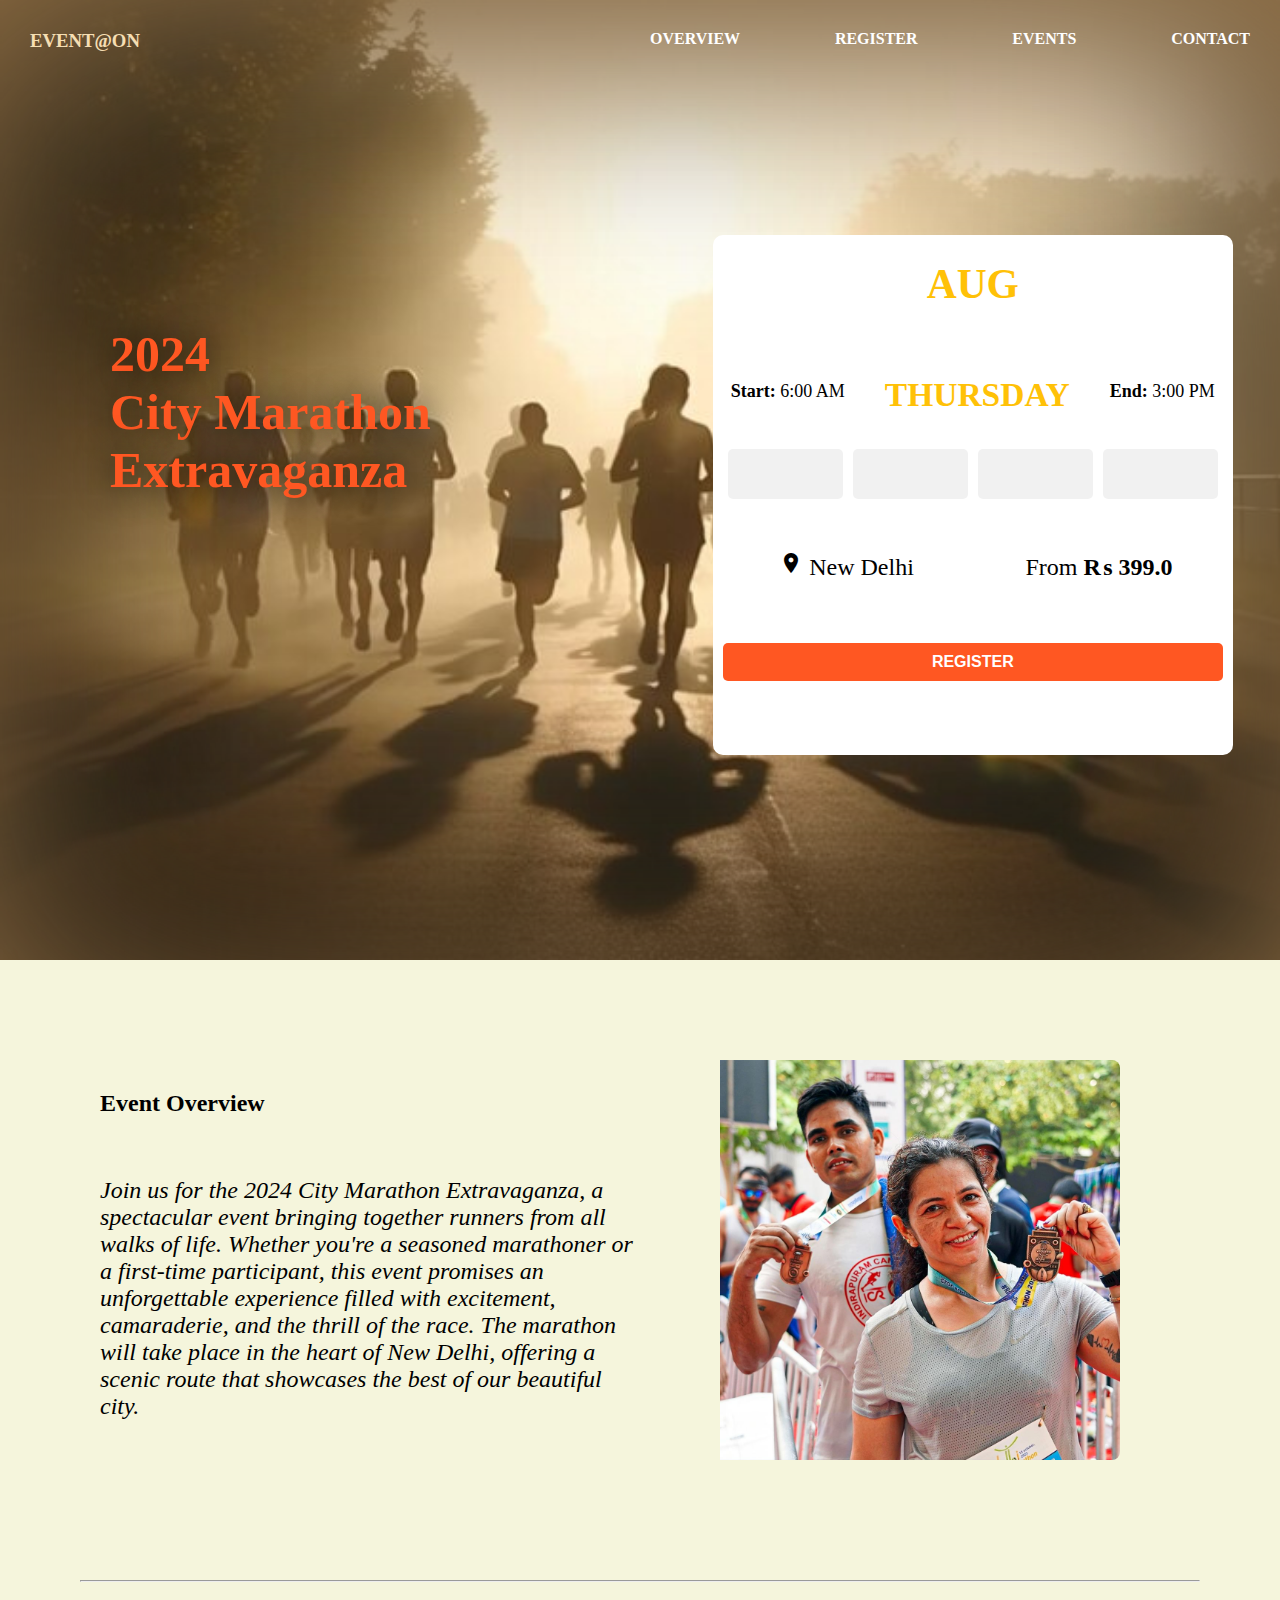
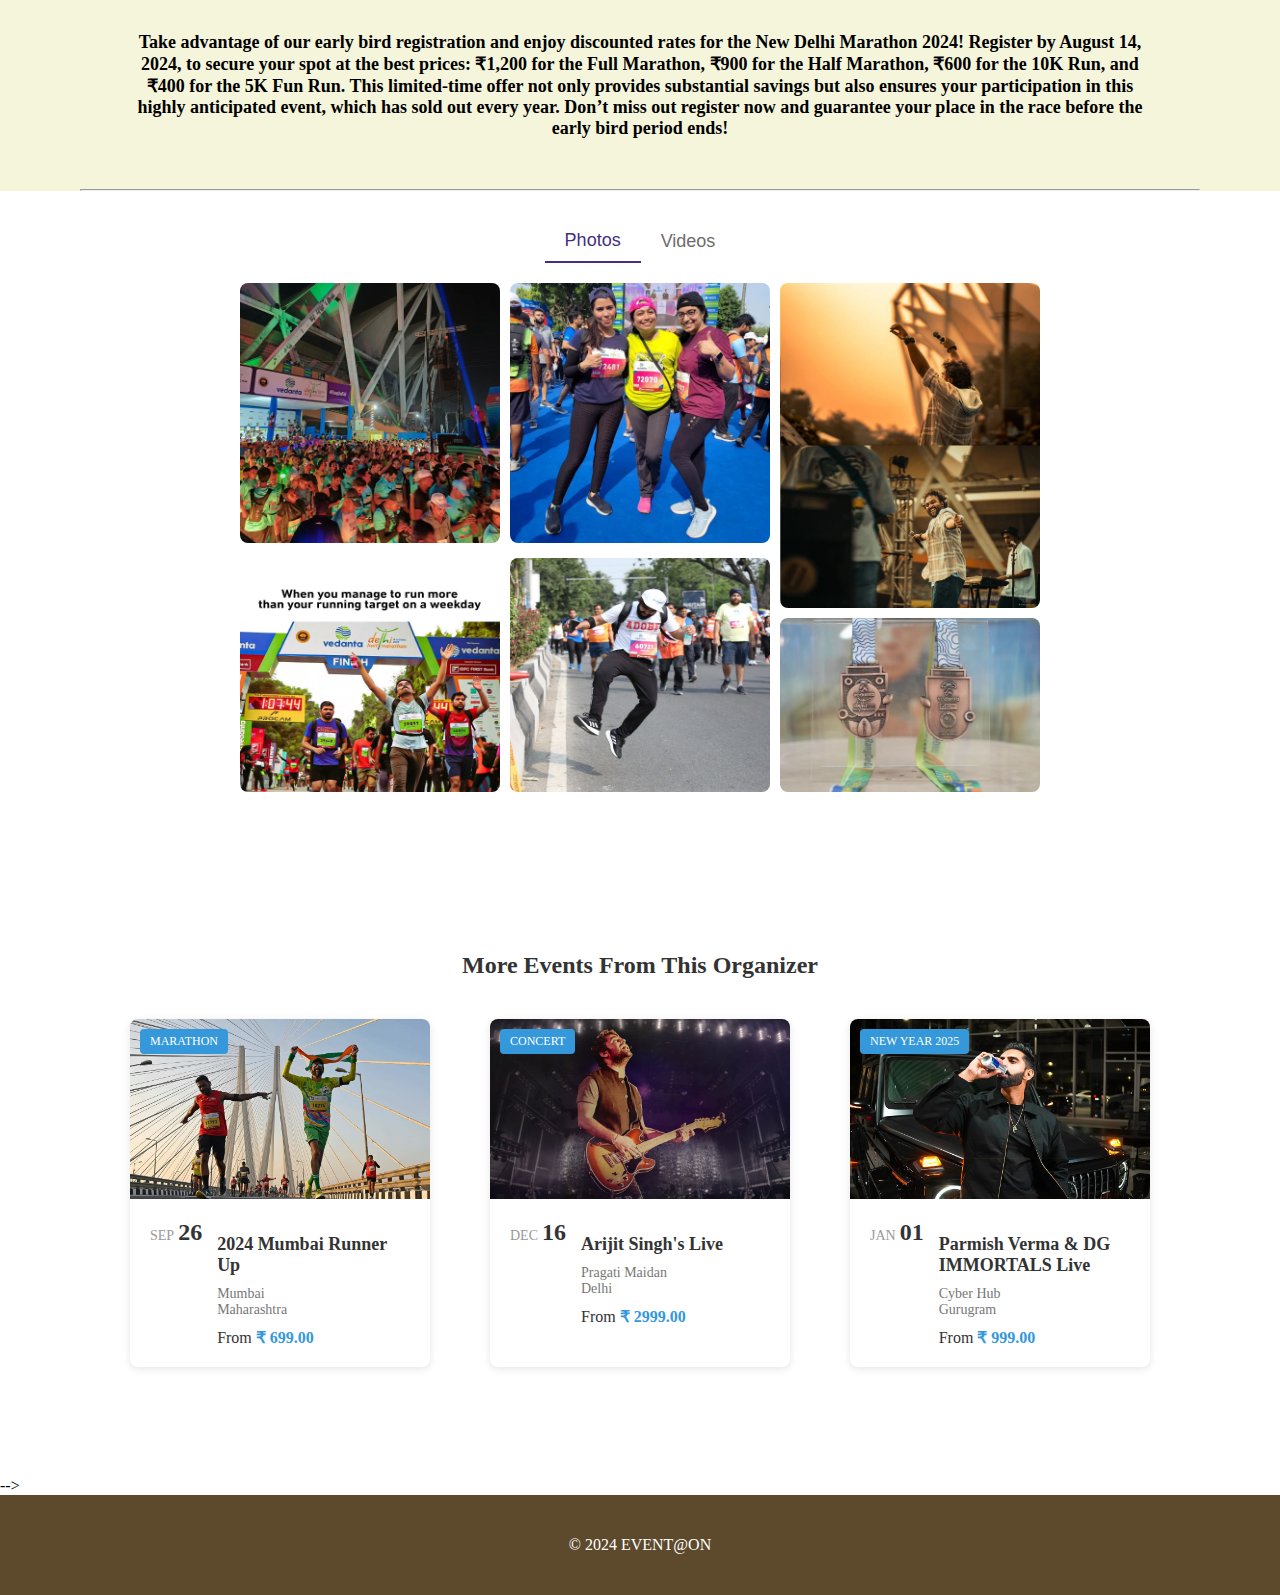
<file: index.html>
<!DOCTYPE html>
<html lang="en">

<head>
    <meta charset="UTF-8">
    <meta name="viewport" content="width=device-width, initial-scale=1.0">
    <title>Document</title>
    <link href="https://fonts.googleapis.com/icon?family=Material+Icons" rel="stylesheet">
    <link rel="stylesheet" href="index.css">
</head>

<body>
    <div class="header">
        <h3>EVENT@ON</h3>
        <div class="headerlink">
            <a href="">OVERVIEW</a>
            <a href="register.html">REGISTER</a>
            <a href="">EVENTS</a>
            <a href="">CONTACT</a>
        </div>
    </div>

    <div class="countdown-container">
        <div class="title">
            <h1>2024 <br> City Marathon Extravaganza</h1>

        </div>
        <div class="centered">
            <div class="event-info">
                <h5>AUG</h5>
                <h4>15</h4>
                <div id="event-info">
                    <p><strong>Start:</strong> 6:00 AM</p>
                    <h6>THURSDAY</h6>
                    <p><strong>End:</strong> 3:00 PM</p>
                </div>

            </div>
            <div class="timer">
                <div class="time" id="days"></div>
                <div class="time" id="hours"></div>
                <div class="time" id="minutes"></div>
                <div class="time" id="seconds"></div>
            </div>
            <div class="location-price">
                <p><i class="material-icons">place</i> New Delhi</p>
                <p>From <strong>&#8360 399.0</strong></p>
                <a href="register.html"> <button class="tickets-btn">REGISTER</button></a>
            </div>
        </div>
    </div>

    <div class="showcase1">
        <h2>Event Overview
            <p id="showcase1p">Join us for the 2024 City Marathon Extravaganza, a spectacular event bringing together runners from all walks of life. Whether you're a seasoned marathoner or a first-time participant, this event promises an unforgettable experience filled
                with excitement, camaraderie, and the thrill of the race. The marathon will take place in the heart of New Delhi, offering a scenic route that showcases the best of our beautiful city.</p>
        </h2>

        <img src="showcase1.jpg" alt="">
    </div>

    <div class="earlybird">
        <hr>
        <h2>Take advantage of our early bird registration and enjoy discounted rates for the New Delhi Marathon 2024! Register by August 14, 2024, to secure your spot at the best prices: ₹1,200 for the Full Marathon, ₹900 for the Half Marathon, ₹600 for the
            10K Run, and ₹400 for the 5K Fun Run. This limited-time offer not only provides substantial savings but also ensures your participation in this highly anticipated event, which has sold out every year. Don’t miss out register now and guarantee
            your place in the race before the early bird period ends!</h2>
        <hr>
    </div>

    <div class="container">
        <div class="tabs">
            <button class="tab active" onclick="showTab('photos')">Photos</button>
            <button class="tab" onclick="showTab('videos')">Videos</button>
        </div>

        <div class="gallery" id="photos">
            <img src="Snapinsta.app_390976342_686429823163028_7151958600304183784_n_1080.jpg" alt="Photo 1">
            <img src="Snapinsta.app_391334292_893749692115457_7616953661178872220_n_1080.jpg" alt="Photo 2">
            <img src="Snapinsta.app_394094298_1245992649377865_1792642861944219453_n_1080.jpg" alt="Photo 3">
            <img class="img1" src="Snapinsta.app_404014782_774054961401743_7571393923179976747_n_1080.jpg" alt="Photo 4">
            <img class="img1" src="Snapinsta.app_439486945_845874830918430_1606368431860330758_n_1080.jpg" alt="Photo 5">
            <img src="Snapinsta.app_387746803_3581558588787618_846115047547804725_n_1080.jpg" alt="Photo 6">
        </div>

        <div class="gallery hidden" id="videos">
            <!--           
            <img src="https://via.placeholder.com/300" alt="Video 1">
            <img src="https://via.placeholder.com/300" alt="Video 2">
            <img src="https://via.placeholder.com/300" alt="Video 3"> -->
        </div>

    </div>

    <div class="event-container">
        <h2>More Events From This Organizer</h2>
        <div class="event-cards">
            <div class="event-card">
                <div class="event-image" style="background-image: url('mumb.webp');">
                    <span class="event-label">Marathon</span>
                </div>
                <div class="event-details">
                    <div class="event-date">
                        <span class="date-day">SEP</span>
                        <span class="date-number">26</span>
                    </div>
                    <div class="event-info">
                        <h3>2024 Mumbai Runner Up</h3>
                        <p class="event-address">Mumbai<br>Maharashtra</p>
                        <p class="event-price">From <span>&#8377 699.00</span></p>
                    </div>
                </div>
            </div>

            <div class="event-card">
                <div class="event-image" style="background-image: url('peakpx.jpg');">
                    <span class="event-label">Concert</span>
                </div>
                <div class="event-details">
                    <div class="event-date">
                        <span class="date-day">DEC</span>
                        <span class="date-number">16</span>
                    </div>
                    <div class="event-info">
                        <h3>Arijit Singh's Live</h3>
                        <p class="event-address">Pragati Maidan<br>Delhi</p>
                        <p class="event-price">From <span>&#8377 2999.00</span></p>
                    </div>
                </div>
            </div>

            <div class="event-card">
                <div class="event-image" style="background-image: url('pv.jpg');">
                    <span class="event-label">New Year 2025</span>
                </div>
                <div class="event-details">
                    <div class="event-date">
                        <span class="date-day">JAN</span>
                        <span class="date-number">01</span>
                    </div>
                    <div class="event-info">
                        <h3>Parmish Verma & DG IMMORTALS Live</h3>
                        <p class="event-address">Cyber Hub<br>Gurugram</p>
                        <p class="event-price">From <span>&#8377 999.00</span></p>
                    </div>
                </div>
            </div>
        </div>
    </div>

    <!-- 
    <div class="map-container">
        <h2>2024 Delhi Marathon Extravaganza
            <br>
            <p>Address: New Delhi, India</p>
        </h2>
        <img src="Location_map_India_New_Delhi_EN.svg" alt="Map of New Delhi" usemap="#delhimap">
        <map name="delhimap">
            <!-- <area shape="rect" coords="100,50,200,150" alt="Start Point" href="start-point.html">
            <area shape="circle" coords="250,200,50" alt="Checkpoint 1" href="checkpoint1.html">
            <area shape="rect" coords="300,300,400,400" alt="Finish Line" href="finish-line.html"> -->
    <!-- </map>
    </div> -->-->

    <div class="footer">
        <p>&#169 2024 EVENT@ON</p>
    </div>
    <script src="index.js"></script>
</body>

</html>

</html>
</file>
<file: index.css>
* {
        padding: 0%;
        margin: 0%;
    }
    
    .header {
        display: flex;
        justify-content: space-between;
        padding: 30px;
        background: url(people-run-marathon-through-fog-generative-ai_225446-6713.jpg) no-repeat center center/cover;
        height: 100vh;
        text-align: center;
        box-shadow: inset 0 50px 300px rgb(150, 116, 72), inset 0 -50px 300px;
    }
    
    .header h3 {
        color: wheat;
    }
    
    .headerlink {
        width: 600px;
        font-weight: bold;
        display: flex;
        justify-content: space-between;
    }
    
    .headerlink a {
        color: white;
        text-decoration: none;
        cursor: pointer;
    }
    
    .headerlink a:hover {
        background-color: #B9A67F;
        padding: 10px;
        border-radius: 5px;
        height: 20px;
    }
    
    .countdown-container {
        /* padding: 40px; */
        /* height: 500px; */
        /* border: 1px solid white; */
        text-align: center;
    }
    
    .title {
        position: absolute;
        top: 35%;
        text-align: left;
        font-size: 25px;
        color: #FF5722;
        text-shadow: 0px 0px 35px black;
        padding: 10px;
        width: 30%;
        margin-left: 100px;
    }
    
    .centered {
        position: absolute;
        top: 55%;
        left: 76%;
        transform: translate(-50%, -50%);
        font-size: 50px;
        color: white;
        background-color: white;
        /* background: transparent; */
        backdrop-filter: blur(5px);
        /* box-shadow: 0 0 30px burlywood; */
        padding: 10px;
        height: 500px;
        width: 500px;
        border-radius: 10px;
    }
    
    #countdown {
        text-align: center;
        border: 2px solid gold;
    }
    
    .event-info h6,
    .event-info h5 {
        margin: 5px 0;
        color: #FFC107;
    }
    
    .event-info h {
        color: #FF5722;
    }
    
    .event-info {
        margin-top: 15px;
    }
    
    #event-info {
        display: flex;
        justify-content: space-between;
        margin-bottom: 30px;
        margin-left: 8px;
        margin-right: 8px;
    }
    
    #event-info p {
        margin: 10px 0;
        font-size: 18px;
        color: black;
    }
    
    .timer {
        display: flex;
        text-align: center;
        align-items: center;
        justify-content: space-between;
        color: black;
        margin-bottom: 30px;
    }
    
    .time {
        flex: 1;
        background-color: #eeeeeecf;
        margin: 0 5px;
        padding: 25px;
        border-radius: 5px;
        font-size: 22px;
        font-weight: bold;
    }
    
    .location-price p {
        display: inline-block;
        /* margin: 10px 0; */
        text-align: center;
        font-size: 24px;
        color: black;
        width: 240px;
        margin-bottom: 40px;
    }
    
    .tickets-btn {
        /* background-color: #007bff; */
        background-color: #FF5722;
        color: #ffffff;
        width: 500px;
        border: none;
        padding: 10px 20px;
        border-radius: 5px;
        cursor: pointer;
        font-size: 16px;
        font-weight: 600;
    }
    
    .tickets-btn:hover {
        /* background-color: #0056b3; */
        background-color: #ff3c00;
    }
    
    .showcase1 {
        padding: 100px;
        background-color: beige;
        display: flex;
    }
    
    .showcase1 h2 {
        width: 50%;
        padding-top: 30px;
        /* border: 1px solid black; */
    }
    
    #showcase1p {
        padding: 60px 0;
        font-style: italic;
        font-weight: 100;
    }
    
    .showcase1 img {
        height: 400px;
        width: 400px;
        padding-left: 80px;
    }
    
    .earlybird {
        padding-left: 80px;
        padding-right: 80px;
        background-color: beige;
        text-align: center;
        /* padding-bottom: 20px; */
    }
    
    .earlybird h2 {
        padding: 50px;
        font-size: 18px;
    }
    
    .container {
        max-width: 800px;
        margin: 0 auto;
        padding-top: 29px;
    }
    
    .tabs {
        display: flex;
        justify-content: center;
        margin-bottom: 20px;
    }
    
    .tab {
        background: none;
        border: none;
        font-size: 18px;
        padding: 10px 20px;
        cursor: pointer;
        color: #6e6b6b;
        transition: color 0.3s, border-bottom 0.3s;
    }
    
    .tab:hover,
    .tab.active {
        color: #452d82;
        border-bottom: 2px solid #452d82;
    }
    
    .gallery {
        display: grid;
        grid-template-columns: repeat(3, 1fr);
        gap: 10px;
    }
    
    img {
        width: 100%;
        height: auto;
        border-radius: 8px;
    }
    
    .img1 {
        height: 234px;
        position: relative;
        bottom: 60px;
    }
    
    .hidden {
        display: none;
    }
    
    .event-container {
        max-width: 1200px;
        margin: 0 auto;
        text-align: center;
        padding: 100px;
    }
    
    .event-container h2 {
        font-size: 24px;
        color: #333;
        margin-bottom: 30px;
    }
    
    .event-cards {
        display: flex;
        justify-content: space-around;
        flex-wrap: wrap;
    }
    
    .event-card {
        background-color: #fff;
        border-radius: 8px;
        box-shadow: 0 2px 8px rgba(0, 0, 0, 0.1);
        overflow: hidden;
        margin: 10px;
        width: 300px;
        text-align: left;
        transition: box-shadow 0.3s ease;
    }
    
    .event-card:hover {
        box-shadow: 0 4px 16px rgba(0, 0, 0, 0.2);
    }
    
    .event-image {
        position: relative;
        height: 180px;
        background-size: cover;
        background-position: center;
    }
    
    .event-label {
        position: absolute;
        top: 10px;
        left: 10px;
        background-color: #3498db;
        color: #fff;
        padding: 5px 10px;
        border-radius: 4px;
        font-size: 12px;
        text-transform: uppercase;
    }
    
    .event-details {
        display: flex;
        padding: 20px;
    }
    
    .event-date {
        margin-right: 15px;
        text-align: center;
        color: #999;
    }
    
    .date-day {
        font-size: 14px;
        text-transform: uppercase;
    }
    
    .date-number {
        font-size: 24px;
        font-weight: bold;
        color: #333;
    }
    
    .event-info {
        flex: 1;
    }
    
    .event-info h3 {
        font-size: 18px;
        color: #333;
        margin: 0 0 10px 0;
    }
    
    .event-address {
        font-size: 14px;
        color: #777;
        margin: 0 0 10px 0;
    }
    
    .event-price {
        font-size: 16px;
        color: #333;
        margin: 0;
    }
    
    .event-price span {
        font-weight: bold;
        color: #3498db;
    }
    
    .event-container {
        max-width: 1200px;
        margin: 0 auto;
        text-align: center;
    }
    
    .event-container h2 {
        font-size: 24px;
        color: #333;
        margin-bottom: 30px;
    }
    
    .event-cards {
        display: flex;
        justify-content: space-around;
        flex-wrap: wrap;
    }
    
    .event-card {
        background-color: #fff;
        border-radius: 8px;
        box-shadow: 0 2px 8px rgba(0, 0, 0, 0.1);
        overflow: hidden;
        margin: 10px;
        width: 300px;
        text-align: left;
        transition: box-shadow 0.3s ease;
    }
    
    .event-card:hover {
        box-shadow: 0 4px 16px rgba(0, 0, 0, 0.2);
    }
    
    .event-image {
        position: relative;
        height: 180px;
        background-size: cover;
        background-position: center;
    }
    
    .event-label {
        position: absolute;
        top: 10px;
        left: 10px;
        background-color: #3498db;
        color: #fff;
        padding: 5px 10px;
        border-radius: 4px;
        font-size: 12px;
        text-transform: uppercase;
    }
    
    .event-details {
        display: flex;
        padding: 20px;
    }
    
    .event-date {
        margin-right: 15px;
        text-align: center;
        color: #999;
    }
    
    .date-day {
        font-size: 14px;
        text-transform: uppercase;
    }
    
    .date-number {
        font-size: 24px;
        font-weight: bold;
        color: #333;
    }
    
    .event-info {
        flex: 1;
    }
    
    .event-info h3 {
        font-size: 18px;
        color: #333;
        margin: 0 0 10px 0;
    }
    
    .event-address {
        font-size: 14px;
        color: #777;
        margin: 0 0 10px 0;
    }
    
    .event-price {
        font-size: 16px;
        color: #333;
        margin: 0;
    }
    
    .event-price span {
        font-weight: bold;
        color: #3498db;
    }
    /* .map-container {
        border: 1px solid rebeccapurple;
        height: 500px;
        display: flex; */
    /* }
    
    .map-container h2 {
        border: 1px solid red;
        padding: 80px;
        width: 50%;
    }
    
    .map-container img {
        width: 50%;
        
    } */
    
    .footer {
        display: flex;
        align-items: center;
        justify-content: center;
        height: 100px;
        background-color: #5D492C;
        color: #ffffff;
    }
    /* Mobile view for screens smaller than 768px */
    
    @media only screen and (max-width: 768px) {
        .header {
            flex-direction: column;
            height: auto;
            padding: 20px;
        }
        .headerlink {
            width: 100%;
            flex-direction: column;
            align-items: center;
            margin-top: 20px;
        }
        .headerlink a {
            margin-bottom: 10px;
        }
        .title {
            opacity: 0;
            font-size: 20px;
            margin-left: 0;
            text-align: center;
            width: 100%;
            top: 0%;
        }
        .centered {
            width: 90%;
            height: auto;
            top: 60%;
            left: 50%;
            transform: translate(-50%, -50%);
            font-size: 30px;
            margin: 0;
        }
        .countdown-container {
            /* opacity: 0; */
            /* padding: 10px; */
            /* padding-bottom: 90px; */
            /* padding-top: 0px; */
        }
        .timer {
            flex-direction: column;
        }
        .time {
            padding: 15px;
            margin-bottom: 10px;
            font-size: 18px;
        }
        .showcase1 {
            flex-direction: column;
            padding: 50px 20px;
            padding-top: 650px;
        }
        .showcase1 h2 {
            width: 100%;
            padding-top: 20px;
            font-size: 20px;
        }
        .showcase1 img {
            width: 100%;
            height: auto;
            padding-left: 0;
        }
        .earlybird {
            padding: 20px;
        }
        .earlybird h2 {
            font-size: 16px;
        }
        .tabs {
            flex-direction: column;
            align-items: center;
        }
        .tab {
            padding: 8px 15px;
            font-size: 16px;
        }
        .gallery {
            grid-template-columns: repeat(2, 1fr);
            gap: 5px;
        }
        .location-price p {
            width: 100%;
            font-size: 20px;
        }
        .tickets-btn {
            width: 100%;
            font-size: 14px;
        }
        .event-container {
            padding: 50px 20px;
        }
        .event-card {
            width: 100%;
        }
        .footer {
            flex-direction: column;
            height: auto;
            padding: 20px;
        }
    }
</file>
